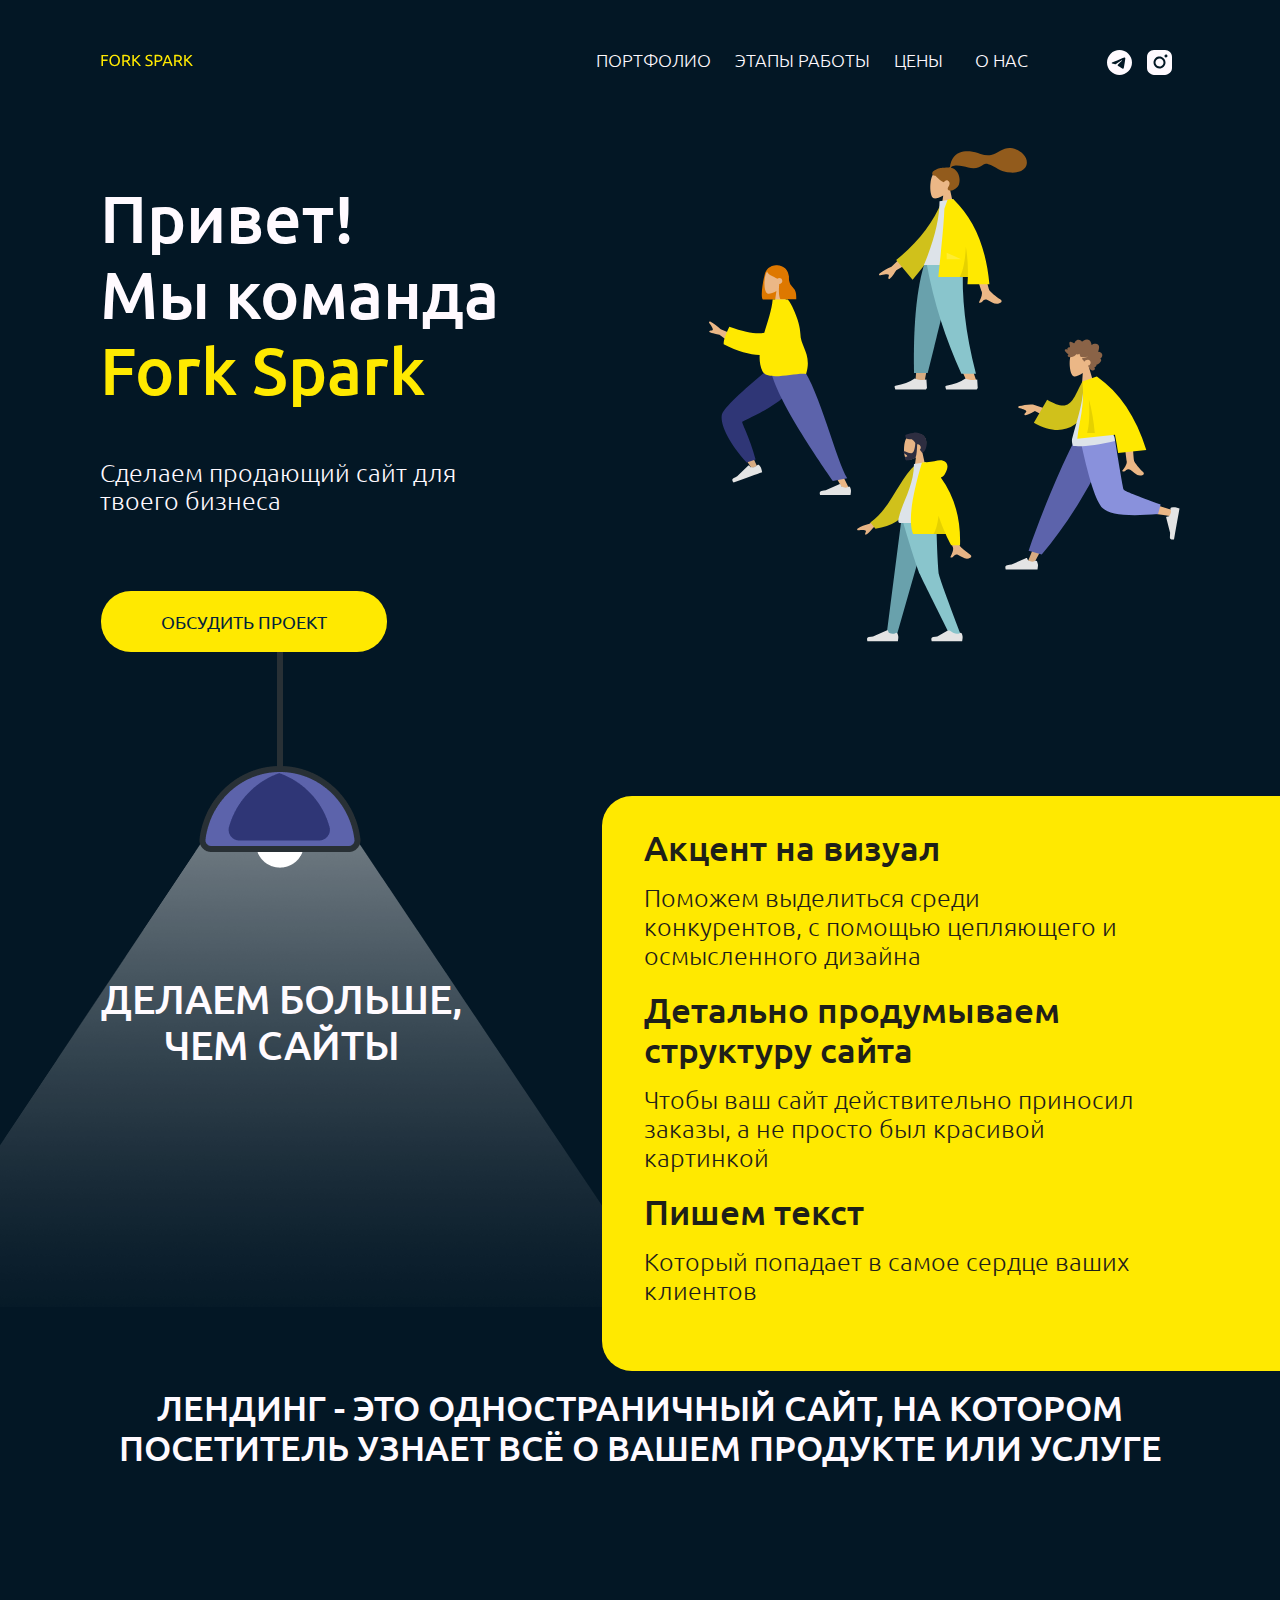
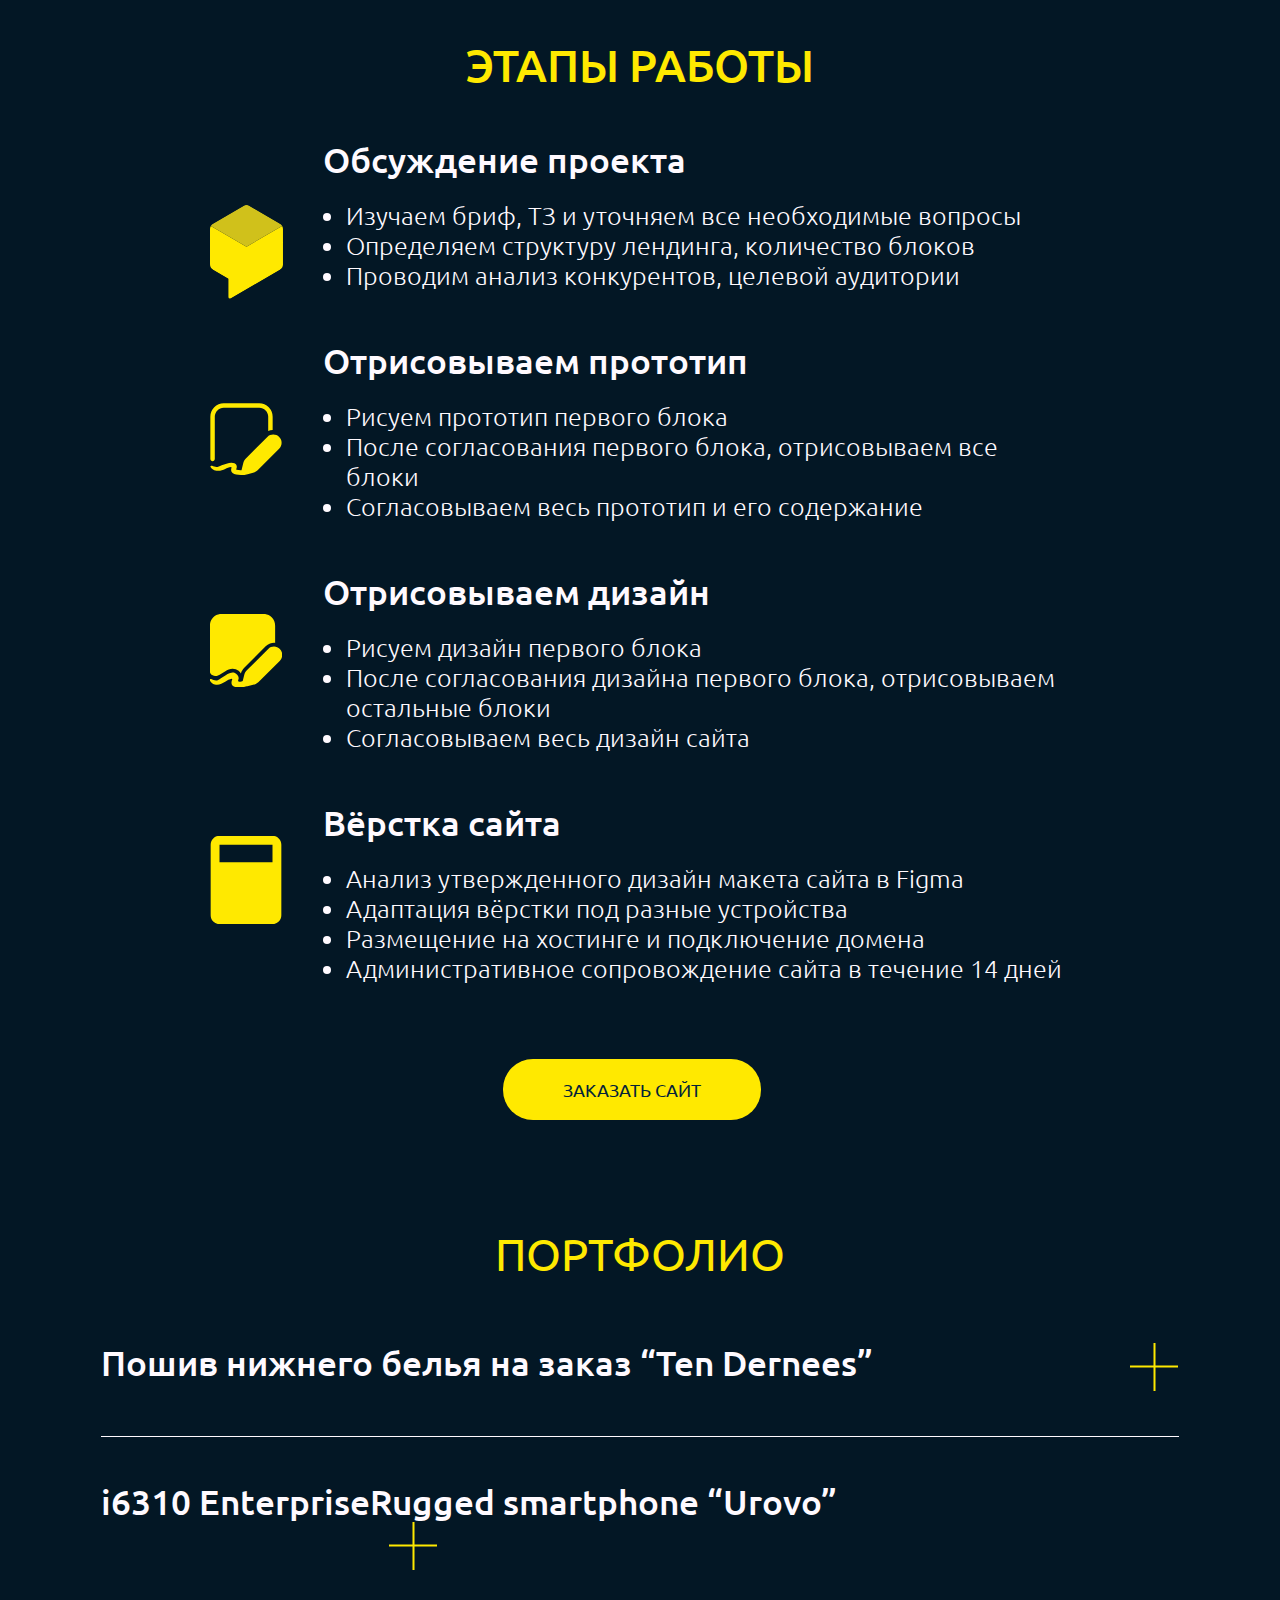
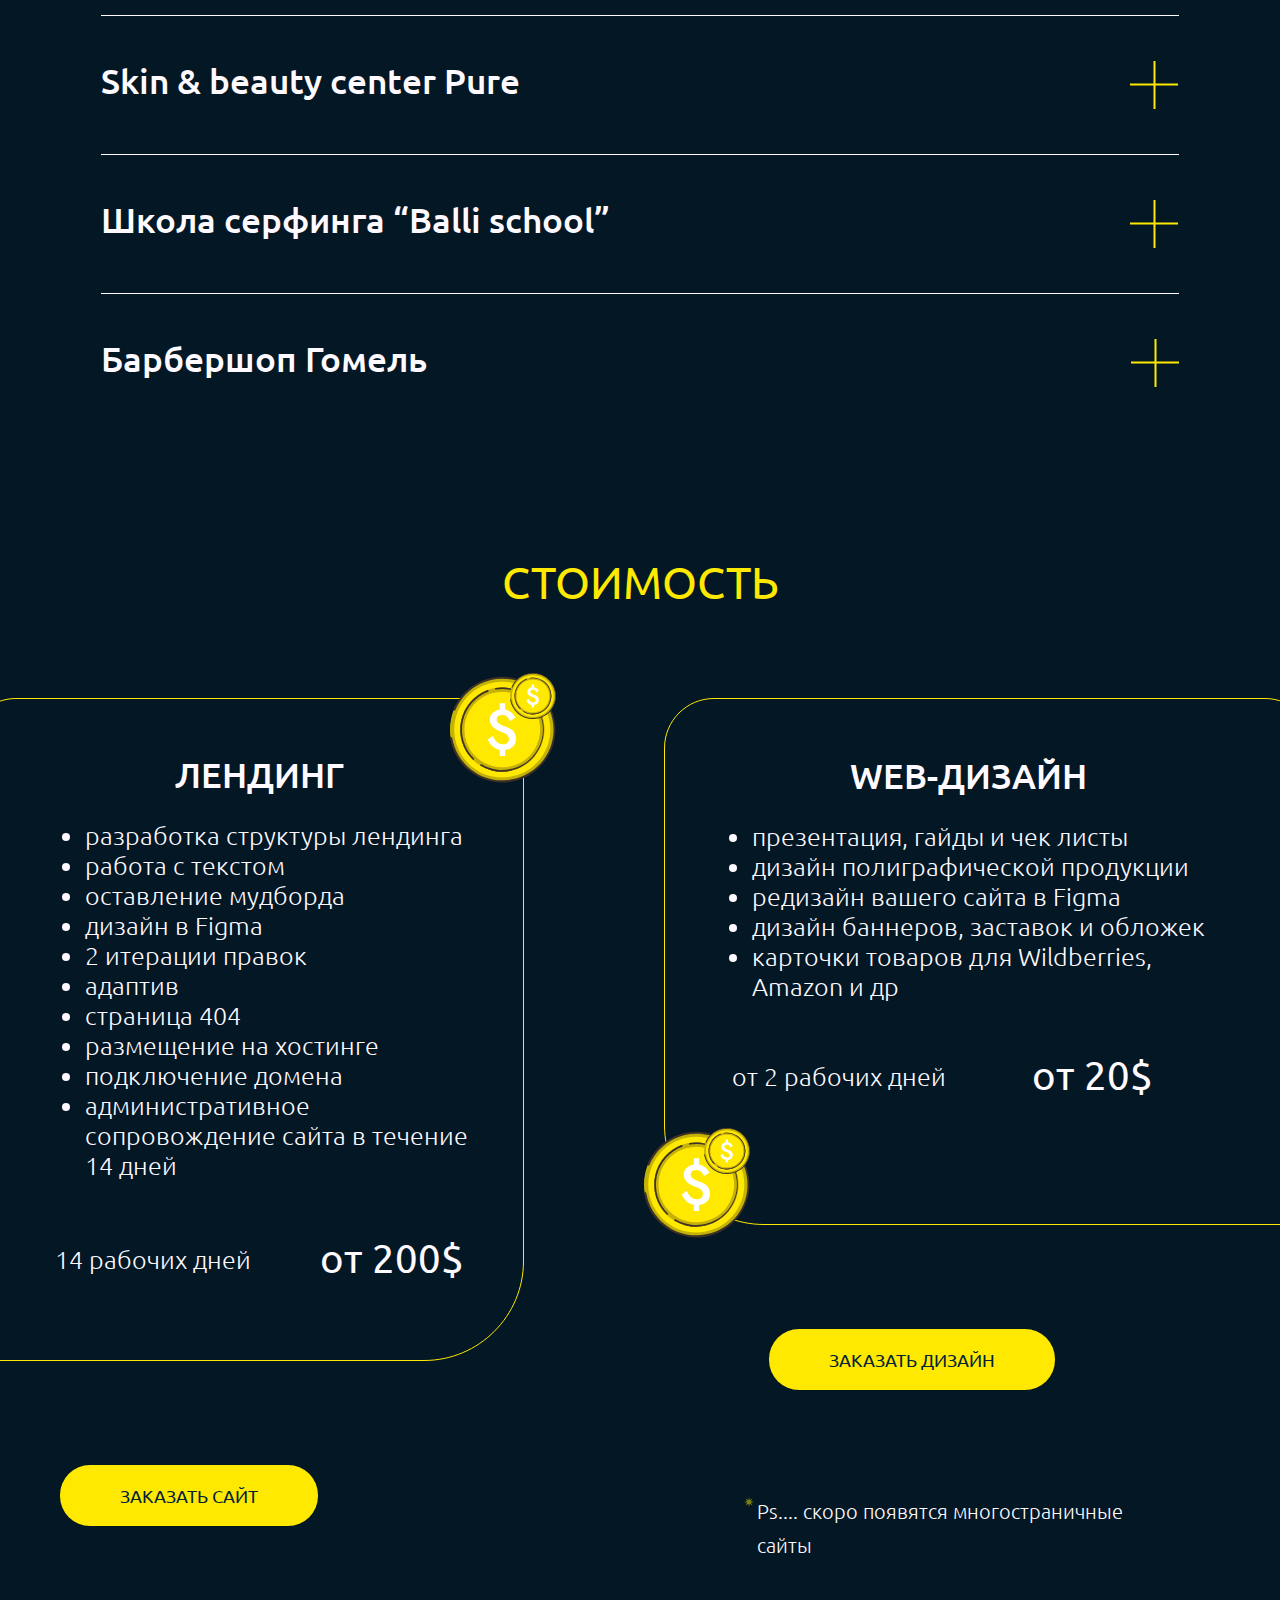
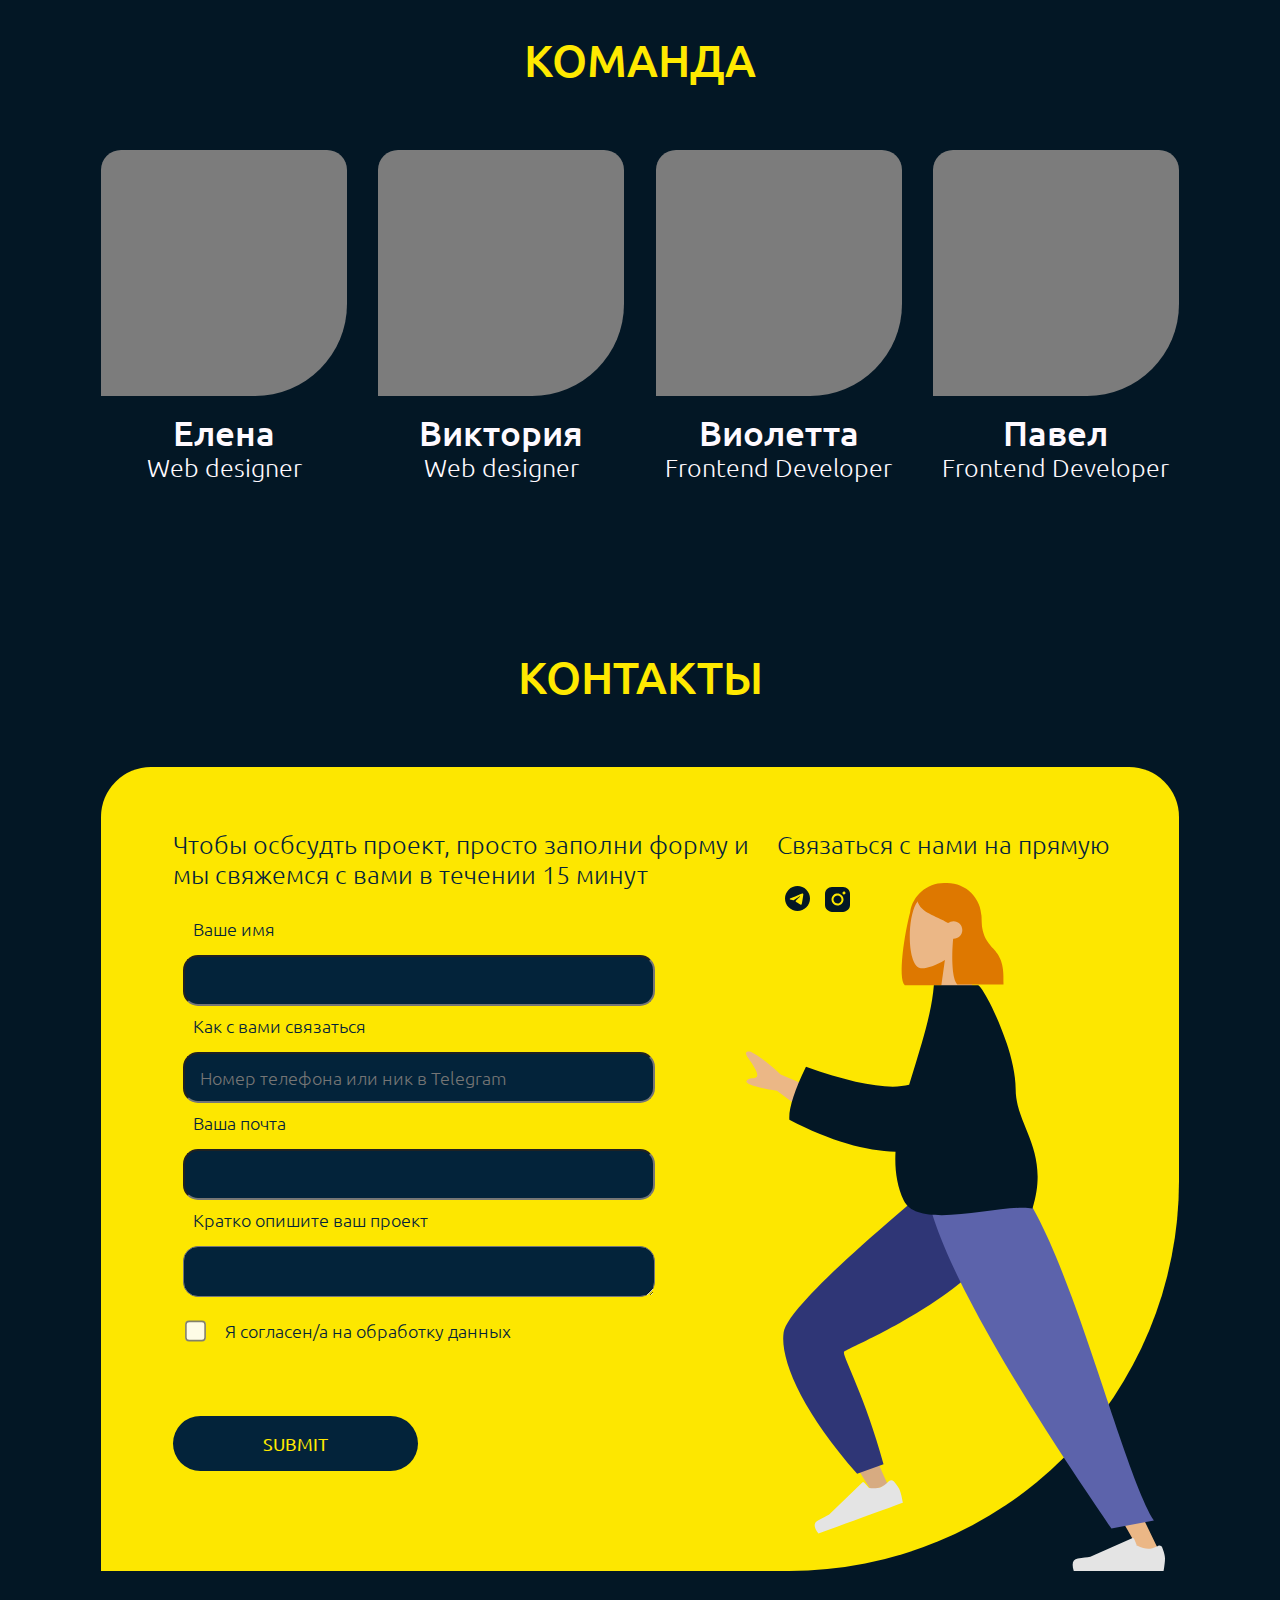
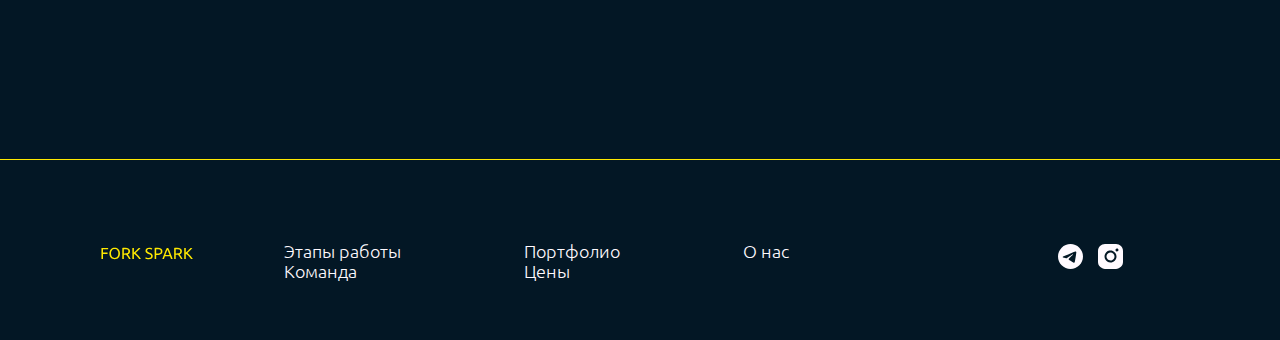
<file: index.html>
<!DOCTYPE html>
<html lang="en">
    <head>
        <title>Fork</title>
        <meta charset="utf-8" />
        <meta name="viewport" content="width=device-width, initial-scale=1">
        <link href="./style/style.css" rel="stylesheet" type="text/css" />
        <link rel="preconnect" href="https://fonts.googleapis.com">
        <link rel="preconnect" href="https://fonts.gstatic.com" crossorigin>
        <link href="https://fonts.googleapis.com/css2?family=Lato:wght@400;700&family=Ubuntu:wght@300;400;500&display=swap" rel="stylesheet">
        <style>

        </style>
    </head>
    <body>
       <div class="wrapper">
            <!--шапка сайта-->
            <header class="header">
               <div class="header_container">
                  <a href="#" class="logo">
                     <img class="logo-img" alt="" src="./img/logo.svg"/>
                  </a>
                  <div class="header_menu">
                     <ul id="menu" class="menu-group">
                         <li>
                           <a href="#portfolio" class="menu-item portfolio">портфолио</a>
                         </li>
                         <li>
                           <a href="#stages" class="menu-item stage">этапы работы</a>
                         </li>
                         <li>
                           <a href="#price" class="menu-item price">цены</a>
                         </li>
                         <li>
                           <a href="#about_us" class="menu-item about_us">o нас</a>
                         </li>
                     </ul>
                    <div class="header_social">
                        <a href="https://t.me/VioletShip" class="header_tg">
                           <!--<img class="icon_tg" src="./img/tg.svg">-->
                        </a>
                        <a href="https://instagram.com/fork.spark?igshid=ZDdkNTZiNTM=" class="header_inst">
                           <!--<img class="icon_inst" src="./img/inst.svg">-->
                        </a>
                    </div>
                    <div class="menu-icon">
                     <a href="#menu" class="icon_menu"><span></span></a>
                  </div>
                  </div>
               </div>
                   
            </header>
            <main class="main">
                <!--1 стр обложка -->
                <section class="section_get-started">
                    <div class="get-started_container">
                       <div class="get-started_content">
                          <div class="get-started_block-text block-text">
                              <h1 class="block-text_title block-text_title_yellow">
                                 Привет! 
                                 <br/>Мы команда 
                                 <span>Fork Spark</span>
                              </h1>
                              <div class="block-text_text">Сделаем продающий сайт для твоего бизнеса</div>
                          </div>
                       </div>
                      <div class="get-started_img">
                        <a class="img_team">
                            <img class="team" alt="" src="./img/team.svg"/>
                        </a>
                      </div>
                    </div>
                </section>
                <!--2 стр-->
                <section class="section_description">
                   <div class="discription-lamp_container">
                      <a id="about_us"></a>
                       <div class="discription-lamp_content">
                         <div class="block-text-button">
                           <a href="#contact" class="get_button">ОБСУДИТЬ ПРОЕКТ</a>
                         </div>
                          <h2 class="lamp-text">
                             ДЕЛАЕМ БОЛЬШЕ,
                             <span>ЧЕМ САЙТЫ</span>
                          </h2>
                         <div class="lamp-img">
                            <a class="lamp">
                               <img alt="" src="./img/lamp.svg"/>
                            </a>
                         </div>
                       </div>
                       <div class="discription-content">
                           <div class="text_content">
                             <h2 class="text_visual">
                                Акцент на визуал
                                   <span>
                                     Поможем выделиться среди конкурентов, 
                                     с помощью цепляющего и осмысленного дизайна
                                    </span>
                             </h2>
                             <h2 class="text_structur">
                                Детально продумываем структуру сайта
                                 <span>
                                    Чтобы ваш сайт действительно приносил 
                                   заказы, а не просто был красивой картинкой
                                 </span>
                             </h2>
                             <h2 class="text_text">
                                Пишем текст
                                <span>
                                     Который попадает в самое сердце ваших клиентов
                                </span>
                             </h2>
                           </div>
                        </div>
                   </div>
                </section>
                <!--landing-->
                <section class="section_landing_container">
                  <div class="discription-landing ">
                     <span>Лендинг - это одностраничный сайт, на котором 
                   посетитель узнает всё о вашем продукте или услуге</span>
                  </div>
                </section>
                <!--3 стр stage (этапы работы)-->
                <section class="section_stages">
                   <div class="stages_container">
                        <a id="stages"></a>
                        <div class="stages_yellow">
                          ЭТАПЫ РАБОТЫ
                        </div>

                       <div class="stages_content">
                        <div class="stage-img">
                           <a class="img_project">
                              <img class="icon_project" alt="" src="./img/icon/project.svg"/>
                              <img class="icon_project_mobile" alt="" src="./img/icon_mobile/project_mobile.svg"/>
                           </a>
                           <a class="img-prototype">
                              <img class="icon_prototype" alt="" src="./img/icon/prototype.svg"/>
                              <img class="icon_prototype_mobile" alt="" src="./img/icon_mobile/prototype_mobile.svg"/>
                           </a>
                           <a class="img-design">
                              <img class="icon_design" alt="" src="./img/icon/design.svg"/>
                              <img class="icon_design_mobile" alt="" src="./img/icon_mobile/design_mobile.svg"/>
                           </a>
                           <a class="img-site">
                              <img class="icon_site" alt="" src="./img/icon/site.svg"/>
                              <img class="icon_site_mobile" alt="" src="./img/icon_mobile/site_mobile.svg"/>
                           </a>

                        </div>
                         <div class="stages_text">
                            <div class="project-text">
                                Обсуждение проекта
                               <ul class="project-text_list">
                                 <li class="project-item brif">
                                    Изучаем бриф, ТЗ и уточняем все необходимые вопросы
                                 </li>
                                 <li class="project-item structure">
                                    Определяем структуру лендинга, количество блоков 
                                 </li>
                                 <li class="project-item analysis">
                                    Проводим анализ конкурентов, целевой аудитории
                                 </li>
                               </ul>
                            </div>

                            <div class="prototype-text">
                               Отрисовываем прототип
                               <ul class="prototype-text_list">
                                 <li class="prototype-item brif">
                                    Рисуем прототип первого блока
                                 </li>
                                 <li class="project-item structure">
                                    После согласования первого блока, отрисовываем все блоки 
                                 </li>
                                 <li class="project-item analysis">
                                    Согласовываем весь прототип и его содержание
                                 </li>
                               </ul>
                            </div>
                            <div class="design-text">
                               Отрисовываем дизайн
                               <ul class="project-text_list">
                                 <li class="project-item brif">
                                    Рисуем дизайн первого блока
                                 </li>
                                 <li class="project-item structure">
                                    После согласования дизайна первого блока, отрисовываем остальные блоки 
                                 </li>
                                 <li class="project-item analysis">
                                    Согласовываем весь дизайн сайта
                                 </li>
                               </ul>
                            </div>
                            <div class="site-text">
                              Вёрстка сайта
                              <ul class="project-text_list">
                                 <li class="project-item brif">
                                    Анализ утвержденного дизайн макета сайта в Figma
                                 </li>
                                 <li class="project-item structure">
                                    Адаптация вёрстки под разные устройства
                                 </li>
                                 <li class="project-item analysis">
                                    Размещение на хостинге и подключение домена 
                                 </li>
                                 <li class="project-item admin">
                                    Административное сопровождение сайта в течение 14 дней
                                 </li>
                              </ul>
                            </div>
                         </div>
                       </div>
                       <div class="stage-button">
                        <a  class="stg_button" href="indexFS.html#contact">ЗАКАЗАТЬ САЙТ</a>
                      </div>
                   </div>
                </section>
                <!--4 стр portfolio-->
                <section class="section_portfolio">
                  <div class="portfolio_container">
                     <a id="portfolio"></a>
                     <div class="portfolio_yellow">
                           ПОРТФОЛИО
                     </div>
                     <div class="portfolio_content">
                        <ul class="portfolio_menu">
                           <li class="underwear-portfolio">
                              <span class="underwear-full">Пошив нижнего белья на заказ “Ten Dernees”</span>
                              <span class="underwear-mobile">Пошив нижнего белья на заказ “Ten Dernees”</span>
                              <a class="plus-underwear"></a>
                           </li>
                           <li class="smartfone-portfolio">
                              <span class="smartfone-full">i6310 EnterpriseRugged smartphone “Urovo”</span>
                              <span class="smartfone-mobile">i6310 EnterpriseRugged smartphone “Urovo”</span>
                              <a class="plus-smartfone"></a>
                           </li>
                           <li class="beauty-portfolio">
                              <span class="beauty-full">Skin & beauty center Pure</span>
                              <span class="beauty-mobile">Skin & beauty center Pure</span>
                              <a class="plus-beauty"></a>
                           </li>
                           <li class="serf-portfolio">
                              <span class="serf-full">Школа серфинга “Balli school”</span>
                              <span class="serf-mobile">Школа серфинга “Balli school”</span>
                              <a class="plus-serf"></a>
                           </li>
                           <li class="portfolio-barber">
                              <span class="barber-full">Барбершоп Гомель</span>
                              <span class="barber-mobile">Барбершоп Гомель</span>
                              <a class="plus-barber"></a>
                           </li>
                        </ul>

                     </div>
                  </div>
                </section>
                <!--5 стр price-->
                <section class="section_price">
                  <div class="price_container">
                     <a id="price"></a>
                     <div class="price_yellow">
                        СТОИМОСТЬ
                     </div>
                     <div class="price-content">
                        <div class="price-landing">
                           <div class="square-img">
                              <a class="square_big">
                                 <img alt="" src="./img/price/square_big.svg"/>
                              </a>
                              <a class="price-img">
                                 <img alt="" src="./img/price/price.svg"/>
                              </a>
                           </div>
                           <div class="landing-text_content">
                              <span class="landing">ЛЕНДИНГ</span>
                             <ul class="landing-text_list">
                               <li class="price-item">разработка структуры лендинга
                               <li class="price-item">работа с текстом</li>
                               <li class="price-item">оставление мудборда</li>
                               <li class="price-item">дизайн в Figma</li>
                               <li class="price-item">2 итерации правок</li>
                               <li class="price-item">адаптив</li>
                               <li class="price-item">страница 404</li>
                               <li class="price-item">размещение на хостинге</li>
                               <li class="price-item">подключение домена</li>
                               <li class="price-item">административное сопровождение сайта в течение 14 дней</li>
                             </ul>
                             <div class="time_price">
                               <div class="time">14 рабочих дней</div>
                               <div class="l_price">от 200$</div>
                             </div>
                          </div>
                          <div class="landing-button">
                            <a href="indexFS.html#contact" class="stg_button">ЗАКАЗАТЬ САЙТ</a>
                          </div>
                        </div>
                        <div class="price-web">
                           <div class="square-img_s">
                              <a class="price-img_web">
                                 <img alt="" src="./img/price/price.svg"/>
                              </a>
                              <a class="square_small">
                                 <img alt="" src="./img/price/square_small.svg"/>
                              </a>
                           </div>
                           <div class="web-text_content">
                              <span class="web-design">WEB-ДИЗАЙН</span>
                              <ul class="web-text_list">
                               <li class="price-item">презентация, гайды и чек листы</li>
                               <li class="price-item">дизайн полиграфической продукции</li>
                               <li class="price-item">редизайн вашего сайта в Figma</li>
                               <li class="price-item">дизайн баннеров, заставок и обложек</li>
                               <li class="price-item">карточки товаров для Wildberries, Amazon и др</li>
                              </ul>
                              <div class="web-price">
                                <div class="web-time">от 2 рабочих дней</div>
                                <div class="web_price">от 20$</div>
                              </div>
                           </div>
                           <div class="web-design-button">
                              <a href="#contact" class="stg_button">ЗАКАЗАТЬ ДИЗАЙН</a>
                           </div>
                           <div class="ps">
                              <a class="ps-icon">
                                 <img alt="" src="./img/Star.svg"/>
                              </a>
                              Ps.... скоро появятся многостраничные сайты
                           </div>
                        </div>
                     </div>
                  </div>

                </section>
                <!--6 стр team-->
                <section class="section_team">
                  <div class="team_container">
                     <a id="team"></a>
                     <div class="team_yellow">
                        КОМАНДА
                      </div>
                      <div class="team_content">
                        <div class="elena">
                           <div class="figure">  
                           </div>
                           <div class="team_description">
                              Елена
                              <span>Web designer</span>
                           </div>
                        </div>
                        <div class="viktoria">
                           <div class="figure">  
                           </div>
                           <div class="team_description">
                              Виктория
                              <span>Web designer</span>
                           </div>
                        </div>
                        <div class="violetta">
                           <div class="figure">  
                           </div>
                           <div class="team_description">
                              Виолетта
                              <span>Frontend Developer</span>
                           </div>
                        </div>
                        <div class="pavel">
                           <div class="figure">  
                           </div>
                           <div class="team_description">
                              Павел
                              <span>Frontend Developer</span>
                           </div>
                        </div>
                      </div>
                  </div>
                </section>
                <!--7 стр contacts-->
                <section class="section_contacts" >
                  <div class="contacts_container">
                     <div class="contacts_yellow">
                        <a id="contact">
                           КОНТАКТЫ
                        </a>
                     </div>
                     <div class="form_figure"> <!--Желтая фигура с закругленными углами-->
                        <div class="left_side">
                           <div class="header_form_text">
                              Чтобы осбсудть проект, просто заполни форму и мы свяжемся с вами в течении 15 минут
                           </div>
                           <form method="post">
                              <div>
                                 <label for="name_of_customer">
                                    Ваше имя
                                 </label>
                                 <div>
                                    <input class="form_input" id="name_of_customer" type="text" name="Name_of_customer"/>
                                 </div>
                              </div>
                              <div>
                                 <label for="phone_or_nickname">
                                    Как с вами связаться
                                 </label>
                                 <div>
                                    <input class="form_input" id="phone_or_nickname" type="text" name="Phone_or_Nickname" placeholder="Номер телефона или ник в Telegram"/>
                                 </div>
                              </div>
                              <div>
                                 <label for="email_of_customer">
                                    Ваша почта
                                 </label>
                                 <div>
                                    <input class="form_input" id="email_of_customer" type="email" name="Email_of_Customer"/>
                                 </div>
                              </div>
                              <div>
                                 <label for="project_description">
                                    Кратко опишите ваш проект
                                 </label>
                                 <div>
                                    <textarea class="form_input" id="project_description" rows="5" cols="35" name="Project_Description"></textarea>
                                 </div>
                              </div>
                              <div class="i_agree">
                                 <div class="checkbox">
                                    <input id="checkbox" type="checkbox" name="true"/>
                                 </div>
                                 <div>
                                    <label for="checkbox">
                                       Я согласен/а на обработку данных
                                    </label>
                                 </div>
                              </div>
                              <div>
                                 <div class="form-button">
                                    <input type="submit" class="form_button"/>
                                 </div>
                              </div>
                           </form>
                        </div>
                        <div class="right_side">
                           <div class="footer_form_text">
                              Связаться с нами на прямую
                           </div>
                           <div class="figure_social">
                              <a href="https://t.me/VioletShip" class="contacts_tg">
                                 <!--<img class="icon_tg" src="./img/tg.svg">-->
                              </a>
                              <a href="https://instagram.com/fork.spark?igshid=ZDdkNTZiNTM=" class="contacts_inst">
                                 <!--<img class="icon_inst" src="./img/inst.svg">-->
                              </a>
                          </div>
                           <div class="form_girl">
                               <img alt="" src="./img/form_girl.svg" />
                           </div>
                        </div>
                     </div>   
                  </div>
                </section>
            </main>
            <!--подвал -->
            <footer class="footer">
             <div class="footer_container">
                   <a href="#" class="logo">
                      <img class="logo-img" alt="" src="./img/logo.svg"/>
                   </a>
                   <div class="footer_menu">
                       <ul class="one-footer_block">
                         <li>
                            <a href="#stages" class="footer-item st"> Этапы работы</a>
                         </li>
                         <li>
                            <a href="#team" class="footer-item te">Команда</a>
                         </li>
                       </ul>
                       <ul class="two-footer_block">
                         <li>
                            <a href="#portfolio" class="footer-item port">Портфолио</a>
                         </li>
                         <li>
                            <a href="#price" class="footer-item pr">Цены</a>
                         </li>
                       </ul>
                       <ul class="t-footer_block">
                         <li>
                            <a href="#about_us" class="footer-item about">О нас</a>
                         </li>
                       </ul>
                   </div>
                <div class="footer_social">
                     <a href="https://t.me/VioletShip" class="footer_tg">
                      <!--<img class="icon_tg" src="./img/tg.svg">-->
                     </a>
                     <a href="https://instagram.com/fork.spark?igshid=ZDdkNTZiNTM=" class="footer_inst">
                       <!--<img class="icon_inst" src="./img/inst.svg">-->
                     </a>
                </div>
             </div>
            </footer>
       </div>
    </body>
</html>
</file>
<file: style/style.css>
* {
    box-sizing: border-box;
    padding: 0;
    margin: 0;
    /*border: 1px red solid;*/
    /*background-color: #03233A;*/
    -webkit-font-smoothing: antialiased;
}

html,
body {
    font-family: Ubuntu, sans-serif;
    font-size: 14px;
    line-height: 20px;
    height: 100%;
    color: #FFFAFF;
}

.wrapper {
    overflow: hidden;
    display: flex;
    flex-direction: column;
    min-height: 100%;
    background-color: #031725;
}

.main {
    flex: 1 1 auto;
}

[class*="_container"] {
    max-width: 1080px;
    margin: 0px auto;
    padding: 0 1px;
}

/*PC*/
@media (max-width: 1080px) {
    [class*="_container"] {
        max-width: 970px;
    }
}

/*TABLET*/
@media (max-width: 992px) {
    [class*="_container"] {
        max-width: 750px;
        margin: 0px auto;
        padding: 0 1px;
    }
}


/*header*/
.header {
    width: 100%;
    left: 0;
    background-color: #031725;
    position: fixed;
    z-index: 3;
}

.header_container {
    display: flex;
    min-height: 121px;
    align-items: center;
    flex-direction: row;
    width: 100%;
}

.header_menu {
    flex: 1 1 auto;
    display: flex;
    justify-content: end;
}

.menu-group {
    display: flex;
    flex-wrap: wrap;
    align-content: space-around;
    text-transform: uppercase;
    list-style-type: none;
    font-size: 18px;
    transform: translate(-71px, 0px);
}

.menu-item:hover {
    color: #FFE900;
    text-decoration: underline;
}

.menu-item {
    cursor: pointer;
    text-decoration: none;
    font-weight: 300;
    line-height: 20.68px;
    display: inline-block;
    flex-direction: row;
    color: #FFFAFF;
}

.portfolio, .stage {
    margin-right: 24px;
}

.about_us {
    margin-left: 32px;
}


.icon_menu{
    display: none;
}

.header_social {
    height: 35px;
    display: flex;
    justify-content: end;
    /*padding: 0 0 0 71px;*/
    text-decoration: none;
}

.header_tg {
    height: 40px;
    width: 40px;
    background: url(../img/icon_sprite.svg);
    background-position: 8px 0px;
    background-repeat: no-repeat;
}

.header_tg:hover{
    background-position: -49px 0px;
}

.header_inst{
    height: 40px;
    width: 40px;
    background: url(../img/icon_sprite.svg);
    background-position: 8px -52px;
    background-repeat: no-repeat;
}

.header_inst:hover{
    background-position: -48px -51px;
}

/*MOBILE*/
@media (max-width: 767.98px) {

    [class*="_container"] {
        max-width: 375px;
        margin: 0px auto;
       padding: 0 20px 0 20px;
    }

    .header{
        position: absolute;
        left: 0;
        width: 100%;
        margin: 0px auto;
        padding: 0 1px;
    }

    .menu-group{
        display: none;
    }

    .header_social{
        padding: 0 25px 0 0;
    }

    .menu-icon{
        margin: 14px 0 0 0;
        z-index: 1;
    }

    .icon_menu{
        display: flex;
        position: relative;
        flex: 0 0 25px;
        height: 10px;
        width: 25px;
        flex-direction: column;
        justify-content: space-between;
    }

    .icon_menu::before {
        content: "";
        background-color: #FFFAFF;
        height: 1px
    }
    
    .icon_menu span{
        height: 1.5px;
        background-color: #FFFAFF;
        margin: 0 0 0 0;
    }

    .icon_menu:active::after{
        content: "";
        position: absolute;
        width: 248px;
        height: 305px;
        right: 0;
        top: 0;
        transform: translate(21px, -59px);
        border-radius: 0px 0 0 92px;
        background-color: #FFE900;
        z-index: 1;   
     }
}



/*1 стр ОБЛОЖКА*/
.get-started_container {
    display: flex;
    align-items: center;
    padding: 147px 0 0px 0;
}

.get-started_content{
    flex: 0 1 50%;
    transform: translate(0px, -49px);
}

.get-started_block-text{
    max-width: 421px;
}

.block-text_title{
    font-weight: 500;
    font-size: 66px;
    line-height: 75.83px;
}

.block-text_title_yellow span {
    color: #FFE900;
}

.block-text_text{
    font-weight: 300;
    font-size: 25px;
    line-height: 28.73px;
    padding: 50px 0 0 0; 
}

/*.block-text-button {
    margin: 68px 0 0 0;
}*/



.get-started_img{
    flex: 0 1 50%;
}

.img_team {
    padding: 0 0 0 191px;
}


/*MOBILE*/
@media (max-width: 767.98px) {

    .get-started_container{
        padding: 115px 0 0 0px;
        display: flex;
        flex-direction: column;
    }

    .get-started_content {
        flex: 100%;
    }

    .get-started_block-text {
        display: flex;
        flex-direction: column;
        height: 253px;
        transform: translate(-11px, 0px);
    }

    .block-text_title{
        font-weight: 500;
        font-size: 45px;
        line-height: 52px;
        width: 293px;
    }

    .block-text_text{
        font-weight: 300;
        font-size: 22px;
        line-height: 25px;
        width: 293px;
        padding: 23px 0 0 0; 
    }

    .get-started_img{
        display: none;
    }

    .get-started_content::after{
        content: url(../img/команда/team_mobile.svg);
    }
}


/*Лампа 2 страница*/
.discription-lamp_container{
    display: flex;
    /*flex-wrap: wrap;*/
    align-items: center;
    position: relative;
}

.discription-content::before{
    content: "";
    position: absolute;
    width: 712px;
    height: 575px;
    right: 0;
    top: 0;
    transform: translate(134px, 150px);
    border-radius: 30px 0 0 30px;
    background-color: #FFE900;
    z-index: 1;
}

.discription-lamp_content{
    flex: 0 1 50%;
}

.block-text-button{
    margin: -55px 0 0 0;
}


[class*="_button"] {
    font-weight: 400;
    line-height: 21px;
    font-size: 18px;
    color: #03233A;
    padding: 20px 60px;
    background-color: #FFE900;
    border-radius: 30px;
    text-decoration: none;
    position: absolute;
    z-index: 1;
}

[class*="_button"]:hover{
    font-weight: 400;
    line-height: 21px;
    font-size: 18px;
    color: #FFE900;
    padding: 20px 60px;
    background-color:  #031725;
    border-radius: 30px;
    border: 1px #FFE900 solid ;
    text-decoration: none;
    position: absolute;
    z-index: 1;
}

.lamp-img {
    display: flex;
    position: relative;
    flex: 0 1 50%;
    min-width: 704px;
    min-height: 693px;
    transform: translate(-135px, 23px);
}


.lamp-text {
    position: absolute;
    display: flex;
    flex-direction: column;
    align-items: center;
    font-family: Ubuntu;
    font-weight: 500;
    line-height: 46px;
    font-size: 40px;
    transform: translate(0px, 385px);
}

.discription-content {
    flex: 0 1 50%;
}

.text_content {
    flex: 0 1 50%;
    display: flex;
    flex-direction: column;
    position: relative;
    font-family: Ubuntu;
    font-weight: 500;
    color: #1E2019;
    line-height: 40px;
    font-size: 35px;
    z-index: 2;
    width: 538px;
    transform: translate(-206px, 69px);
}

.text_content span {
    font-weight: 300;
    line-height: 29px;
    font-size: 25px;
    margin: 15px 0 0 0;
}

.text_visual{
    display: flex;
    flex-direction: column;
    font-family: Ubuntu;
    font-weight: 500;
    color: #1E2019;
    line-height: 40px;
    font-size: 35px;
    z-index: 2;
    margin: 60px 0 0 45px;
}

.text_structur {
    display: flex;
    flex-direction: column;
    font-family: Ubuntu;
    font-weight: 500;
    color: #1E2019;
    line-height: 40px;
    font-size: 35px;
    z-index: 2;
    margin: 20px 0 0 45px;
}

.text_text {
    display: flex;
    flex-direction: column;
    font-family: Ubuntu;
    font-weight: 500;
    color: #1E2019;
    line-height: 40px;
    font-size: 35px;
    z-index: 2;
    margin: 20px 0 0 45px;
}


/*MOBILE*/
@media (max-width: 767.98px) {

    .discription-lamp_container{
        display: flex;
        flex-direction: column;
    }


    .discription-lamp_content{
        flex: 100%;
    }

    [class*="_button"] {
        font-size: 18px;
        padding: 20px 35px;
        width: 237px;
        text-decoration: none;
        position: absolute;
        z-index: 2;
    }
    
    .block-text-button{
        transform: translate(67px, 50px);
    }

    .discription-lamp_content::after{
        display: flex;
        content: url(../img/lamp_mobile.svg);
        margin: 110px 0 0 0px; 
       }
    
    .lamp-img {
        display: none;
    }

    .lamp-text{
        position: absolute;
        align-items: center;
        font-family: Ubuntu;
        font-weight: 500;
        line-height: 25px;
        font-size: 22px;
        transform: translate(88px, 312px);
    }

    .discription-content{
        flex: 100%;
    }

    .discription-content::before{
        content: "";
        position: absolute;
        width: 375px;
        height: 374px;
        right: 0;
        top: 0;
        transform: translate(0px, 389px);
        border-radius: 30px 0 0 30px;
        background-color: #FFE900;
        z-index: 1;
    }

    .text_content{
        flex: 100%;
        display: flex;
        flex-direction: column;
        position: relative;
        font-family: Ubuntu;
        font-weight: 500;
        color: #1E2019;
        line-height: 23px;
        font-size: 20px;
        z-index: 2;
        width: 314px;
        transform: translate(1px, 1px);
    }

    .text_visual{
        display: flex;
        flex-direction: column;
        font-family: Ubuntu;
        font-weight: 500;
        color: #1E2019;
        line-height: 23px;
        font-size: 20px;
        z-index: 2;
        margin: 0;
    }

    .text_structur,
    .text_text{
        display: flex;
        flex-direction: column;
        font-family: Ubuntu;
        font-weight: 500;
        color: #1E2019;
        line-height: 23px;
        font-size: 20px;
        z-index: 2;
        margin: 0;
        margin: 20px 0 0 0px;
    }

    .text_content span{
        font-family: Ubuntu;
        font-weight: 300;
        color: #1E2019;
        line-height: 17px;
        font-size: 15px;
        z-index: 2;
    }
}


/*landing*/
.section_landing-container {
    display: flex;
    flex: 1 1 100%;
}

.discription-landing {
    max-width: 1210px;
    font-family: Ubuntu;
    font-weight: 500;
    line-height: 40px;
    font-size: 35px;
    text-align:center;
    margin: 100px 0 0 0px;
    text-transform: uppercase;
}

/*MOBILE*/
@media (max-width: 767.98px) {

    .section_landing-container {
        display: flex;
        flex: 1 1 100%;
    } 
    .discription-landing{
        max-width: 375px;
        position: absolute;


    }

    .discription-landing span{
    font-family: Ubuntu;
    font-weight: 500;
    line-height: 25px;
    font-size: 18px;
    text-align:center;
    margin: 100px 0 0 0px;
    text-transform: uppercase;
    position: absolute;
    width: 325px;
    transform: translate(10px, -65px);
    z-index: 2;
}

.discription-landing::before{
    content: "";
    position: absolute;
    width: 162px;
    height: 155px;
    right: 0;
    top: 0;
    transform: translate(355px, -51px);
    background-color: #FFE900;
    z-index: 1;
}

.discription-landing::after{
    content: "";
    position: absolute;
    width: 375px;
    height: 277px;
    right: 0;
    top: 0;
    border-radius: 100px;
    transform: translate(356px, -50px);
    background-color: #031725;
    z-index: 1;
}
}


/*Этапы работы 3 страница*/
.section_stages{
    margin: 182px 0 0 0;
}

.stages_container {
    display: flex;
    flex-direction: column;
    align-items: center;
}

.stages_yellow{
    font-weight: 500;
    line-height: 30px;
    font-size: 45px;
    color: #FFE900;
    margin: 0px 0px 60px 0px;
}

.stages_content{
    display: flex;
    flex-direction: row;
    margin: 0 0 25px 0px;
}

.stage-img{
    display: flex;
    flex-direction: column;
    margin: 0 0 0 0;
}

[class*="_mobile"]{
    display: none;
}

.img_project{
    margin: 65px 40px 0 0;
}

.img-prototype{
    margin: 100px 40px 0 0;
}

.img-design{
    margin: 135px 40px 0 0;
}

.img-site{
    margin: 145px 40px 0 0;
}

.stages_text{
    font-weight: 500;
    line-height: 40px;
    font-size: 35px;
}

[class*="_list"] {
    font-weight: 300;
    line-height: 30px;
    font-size: 25px;
    margin: 20px 0 51px 23px;
    max-width: 725px;
}

.stage-button{
    align-items: center;
    margin: 0 274px 0 0;
}

/*MOBILE ЭТАПЫ РАБОТЫ*/
@media (max-width: 767.98px) {

    .stages_container {
        display: flex;
        flex-direction: column;
        align-items: center;
        padding: 150px 0 0 0;
    }

    .stages_yellow{
        font-weight: 500;
        line-height: 30px;
        font-size: 22px;
        color: #FFE900;
        margin: 0px 0px 25px 0px;
    }

    [class*="_mobile"]{
        display: flex;
    }

    .icon_project,
    .icon_prototype,
    .icon_design,
    .icon_site {
        display: none;
    }

    .img_project{
        margin: 70px 40px 0 20px;
    }
    
    .img-prototype{
        margin: 131px 40px 0 20px;
    }
    
    .img-design{
        margin: 133px 40px 0 20px;
    }
    
    .img-site{
        margin: 155px 40px 0 20px;
    }

    .stages_text{
        font-weight: 500;
        line-height: 40px;
        font-size: 20px;
        width: 277px;
        margin: 0px 0px 0px -33px;
    }

    [class*="_list"] {
        font-weight: 300;
        line-height: 22px;
        font-size: 15px;
        margin: 10px 0 25px 23px;
        max-width: 277px;
    }

    .stage-button{
        align-items: center;
        margin: 0 220px 0 0;
    }

    .stg_button{
        width: 213px;
        padding: 18px 36px;
    }
}


/*Портфолио 4 cтр */

.section_portfolio{
    margin: 180px 0 0 0;
}

.portfolio_container{
    display: flex;
    flex-direction: column;
}

.portfolio_yellow{
    display: flex;
    justify-content: space-around;
    font-weight: 400;
    line-height: 30px;
    font-size: 45px;
    color: #FFE900;
    margin: 0 0 74px 0;
}

.portfolio_menu{
    list-style-type: none;
    font-weight: 500;
    font-size: 35px ;
    line-height: 40px;
}

[class*="-mobile"]{
    display: none;
}

[class*="-portfolio"]::after{
    display: flex;
    flex-direction: column;
    max-width: 1079px;
    content: '';
    height: 1px;
    display: block;
    background:#FFFAFF;
    margin: 45px 0;
}

[class*="plus-"]::before {
    content: '';
    display: inline-block;
    justify-content: flex-end;
    width: 48px;
    height: 48px;
    vertical-align: middle;
    background: url(../img/plus.svg) no-repeat 0 0;
}

.plus-underwear{
    margin: 0 0 0 249px;
}

.plus-smartfone{
    margin: 0 0 0 288px;
}

.plus-beauty{
    margin: 0 0 0 602px;
}

.plus-serf{
    margin: 0 0 0 512px;
}

.plus-barber{
    margin: 0 0 0 696px;
}

/*MOBILE портфолио*/
@media (max-width: 767.98px) {

    .stages_container{
        display: flex;
        flex-direction: column;
        align-items: center;
    }

    .section_portfolio{
        margin: 115px 0 0 0;
    }

    .portfolio_yellow{
        display: flex;
        font-weight: 400;
        line-height: 30px;
        font-size: 22px;
        margin: 0 0 25px 0;
    }

    .portfolio_menu{
        list-style-type: none;
        font-weight: 300;
        font-size: 15px ;
        line-height: 17px;
    }

    [class*="-portfolio"]::after{
        flex-direction: column;
        max-width: 335px;
        content: '';
        height: 1px;
        display: block;
        background:#FFFAFF;
        margin: 25px 0;
    }

    [class*="plus-"]::before {
        content: '';
        display: inline-block;
        justify-content: flex-end;
        width: 30px;
        height: 30px;
        vertical-align: middle;
        background: url(../img/plus_min.svg) no-repeat 0 0;
    }

    .plus-underwear{
        margin: 0 0 0 299px;
    }

    [class*="-full"]{
        display: none;
    }

    [class*="-mobile"]{
        display: flex;
        width: 171px;
    }
    
    .underwear-mobile{
        display: flex;
        transform: translate(0 0);
    }
}


/*Цены 5 стр*/

.section_price{
    margin: 180px 0 0 0;
}

.price_container{
    display: flex;
    align-items: center;
    position: relative;
    flex-direction: column;
}

.price_yellow{
    font-weight: 400;
    line-height: 30px;
    font-size: 45px;
    color: #FFE900;
    margin: 0px 0px 101px 0;
}

.price-content{
    display: flex;
    flex-direction: row;
    flex: 0 1 50%;
}

.square-img{
    display: flex;
    position: relative;
    flex: 0 1 50%;
}

.square_big {
    min-width: 558px;
    min-height: 663px;
    transform: translate(37px, 0px);
}

.price-img {
    z-index: 1;
    transform: translate(-38px, -25px);
}

.landing-text_content{
    position: absolute;
    display: flex;
    flex-direction: column;
    align-items: center;
    max-width: 480px;
    transform: translate(90px, -600px);
    z-index: 2;
    font-weight: 500;
    font-size: 35px;
}

.landing-text_list {
    margin: 35px 0 55px 65px;
}

.time_price{
    display: flex;
    justify-content: space-between;
    font-weight: 300;
    font-size: 25px;
    line-height: 29px;
    width: 409px;
}

.time{
    margin: 10px 0 0 0;
}

.l_price{
    font-weight: 400;
    font-size: 40px;
    line-height: 46px;
}

.landing-button{
    align-items: center;
    margin: 100px 0px 0px 130px;
}

.square-img_s {
    display: flex;
    position: relative;
    flex: 0 1 50%;
}

.square_small{
    min-width: 651px;
    min-height: 527px;
    transform: translate(-36px, 0px);
}

.price-img_web{
    z-index: 1;
    transform: translate(50px, 430px);
}

.web-text_content{
    position: absolute;
    display: flex;
    flex-direction: column;
    align-items: center;
    max-width: 480px;
    transform: translate(135px, -463px);
    z-index: 2;
    font-weight: 500;
    font-size: 35px;
}

.web-text_list{
    margin: 35px 0 51px 23px;
}

.web-price{
    display: flex;
    justify-content: space-between;
    font-weight: 300;
    font-size: 25px;
    line-height: 29px;
    width: 421px;
    margin: 0px 52px 0px 0px;
}

.web_price{
    font-weight: 400;
    font-size: 40px;
    line-height: 46px;
}

/*.web-design{
margin: 0 0 17px 0;
}*/

.web-time {
    margin: 10px 0 17px 0;

}

.web-design-button{
    margin: 100px 0px 0px 175px;
}

.ps {
    display: flex;
    width: 432px;
    font-weight: 300;
    font-size: 20px;
    line-height: 34px;
    transform: translate(150px, 165px);
}

.ps-icon{
    margin: -12px 3px 0 0;
}

/*6 стр (Команда)*/
.section_team {
    margin: 180px 0 0 0;
}
.team_container {
    display: flex;
    flex-direction: column;
    align-items: center;
}
.team_yellow {
    font-weight: 500;
    line-height: 30px;
    font-size: 45px;
    color: #FFE900;
    margin: 0px 0px 75px 0px;
}
.team_content {
    width: 100%;
    display: flex;
    flex-direction: row;
    justify-content: space-between;
}
.figure{
    width: 246px;
    height: 246px;
    background: #7C7C7C;
    border-radius: 20px 20px 92px 0px;
}
.team_description{
    display: flex;
    flex-direction: column;
    justify-content: center;
    align-items: center;
    margin: 17px 0 0 0;
    font-family: 'Ubuntu';
    font-style: normal;
    font-weight: 500;
    font-size: 35px;
    line-height: 40px;
    color: #FFFAFF;
}

.team_description span{
    font-weight: 300;
    font-size: 25px;
    line-height: 29px;
}

/*7 стр (Контакты)*/
.contacts_yellow{
    /*align-items: center;*/
    font-weight: 500;
    line-height: 30px;
    font-size: 45px;
    color: #FFE900;
    margin: 0px 0px 75px 0px;
}
.section_contacts{
    /*display: flex;
    flex-direction: column;
    align-items: center;
    justify-content: center;
    position: relative;*/
    margin: 180px 0 0 0;
}
.form_figure{
    display: flex;
    flex-direction: row;
    height: 804px;
    background: #FDE700;
    border-radius: 50px 50px 390px 0px;
}
.form_input{
    width: 472px;
    height: 51px;
    background: #03233A;
    border-radius: 15px;
    font-family: 'Ubuntu';
    font-style: normal;
    font-weight: 300;
    font-size: 18px;
    line-height: 21px;
    color: #FFFEFE;
    padding-left: 15px;
    margin: 6px 0 0 10px;
}

#project_description{
    padding-top: 10px;
}
.contacts_container label{ /*текст лэйблов*/
    font-family: 'Ubuntu';
    font-style: normal;
    font-weight: 300;
    font-size: 18px;
    line-height: 40px;
    padding-left: 20px;
        /*margin: 20px 0px 15px 20px;*/
    color: #03233A;
}
[class*="_form_text"] {
    font-family: 'Ubuntu';
    font-style: normal;
    font-weight: 300;
    font-size: 25px;
    line-height: 30px;
    color: #03233A;
    margin:0 0 20px 0;
}

.contacts_container {
    display: flex;
    flex-direction: column;
    align-items: center;
    position: relative;
}
.form_figure{           /**/
    padding: 62px 0px 79px 72px;
}
.checkbox{
    display: flex;
    justify-content: center;
    height: 20px;
    width: 20px;
}
#checkbox{
    transform:scale(1.6);
    opacity:0.9;
    cursor:pointer;
}
.i_agree{
    display:flex;
    flex-direction: row;
    align-items: center;
    margin: 10px 0px 0 12px;
}

.form-button{
margin: 0 0 65px 0;
}

.form_button{
    font-family: Ubuntu;
    border-width: 0px;
    cursor:pointer;
    font-weight: 400;
    line-height: 21px;
    font-size: 18px;
    color: #FFE900;
    padding: 17px 90px;
    background-color: #03233A;
    border-radius: 30px;
    text-decoration: none;
    text-transform: uppercase;
}

.form_button:hover{
    font-weight: 400;
    line-height: 21px;
    font-size: 18px;
    padding: 17px 90px;
    color: #03233A;
    background-color: #FFE900;
    border: 1px #03233A solid;
}


.figure_social {            /*Иконки соц-сетей*/
    display: flex;
    text-decoration: none;
    height: 35px;
    position: absolute;
    z-index: 1;
}

.contacts_tg {
    height: 40px;
    width: 40px;
    background: url(../img/icon_sprite.svg);
    background-position: 8px -112px;
    background-repeat: no-repeat;
}
.contacts_tg:hover {
    background-position: -49px -112px;
}
.contacts_inst {
    height: 40px;
    width: 40px;
    background: url(../img/icon_sprite.svg);
    background-position: 8px -171px;
    background-repeat: no-repeat;
}
.contacts_inst:hover {
    background-position: -49px -171px;
}
.left_side{
    width: 60%;
}
.right_side{
    width: 40%;
}
.form_girl{
    /*display: flex;*/
    height: 100%;
    width: 100%;
    background-repeat: no-repeat;
    transform: translate(-31px, 4px);
}

/*footer*/

.footer{
    width: 100%;
    top: 0;
    left: 0;
    margin: 180px 0 0 0;
}

.footer_container {
  display: flex;
  min-height: 172px;
  align-items: center;
}

.footer-content{
    flex: 1 1 auto;
    display: flex;
    flex-direction: column;
    justify-content:flex-start;
}

.footer_menu{
    display: flex;
    flex-direction: row;
    font-weight: 300;
    font-size: 18px;
    line-height: 20px;
    margin: 13px 0px 0px 91px;
}

.two-footer_block{
    margin: 0 123px;
}

[class*="footer_block"]{
    list-style-type: none;
}

[class*="footer-item"]{
    text-decoration: none;
    color: #FFFAFF;
}

.footer-item:hover {
    color: #FFE900;
    text-decoration: underline;
}


.footer_social {
    height: 35px;
    display: flex;
    justify-content: end;
    padding: 0 0 0 261px;
    text-decoration: none;
}

.footer_tg {
    height: 40px;
    width: 40px;
    background: url(../img/icon_sprite.svg);
    background-position: 8px 0px;
    background-repeat: no-repeat;
}

.footer_tg:hover {
    background-position: -49px 0px;
}

.footer_inst {
    height: 40px;
    width: 40px;
    background: url(../img/icon_sprite.svg);
    background-position: 8px -52px;
    background-repeat: no-repeat;
}

.footer_inst:hover {
    background-position: -48px -51px;
}

.main + .footer::before{
    content: '';
    height: 1px;
    display: block;
    background: #FFE900;
    margin: 8px 0;
}
</file>
